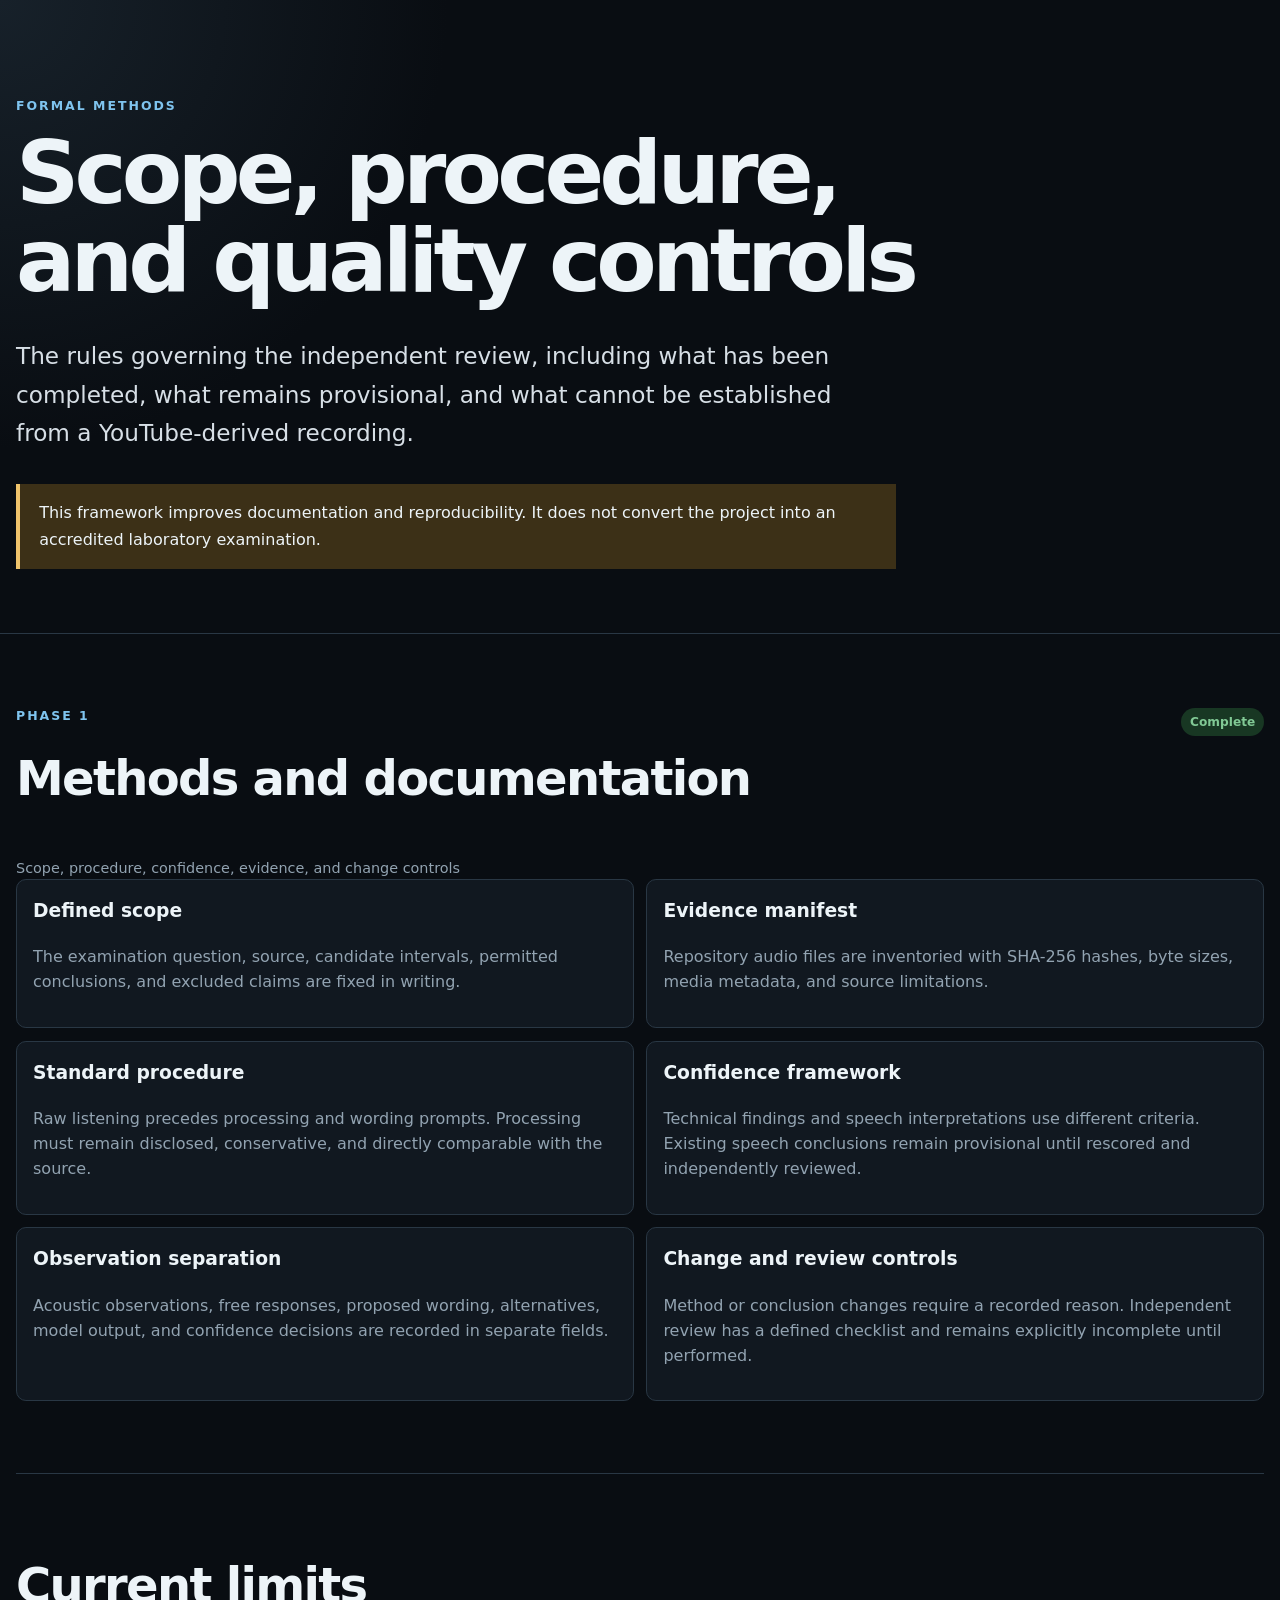
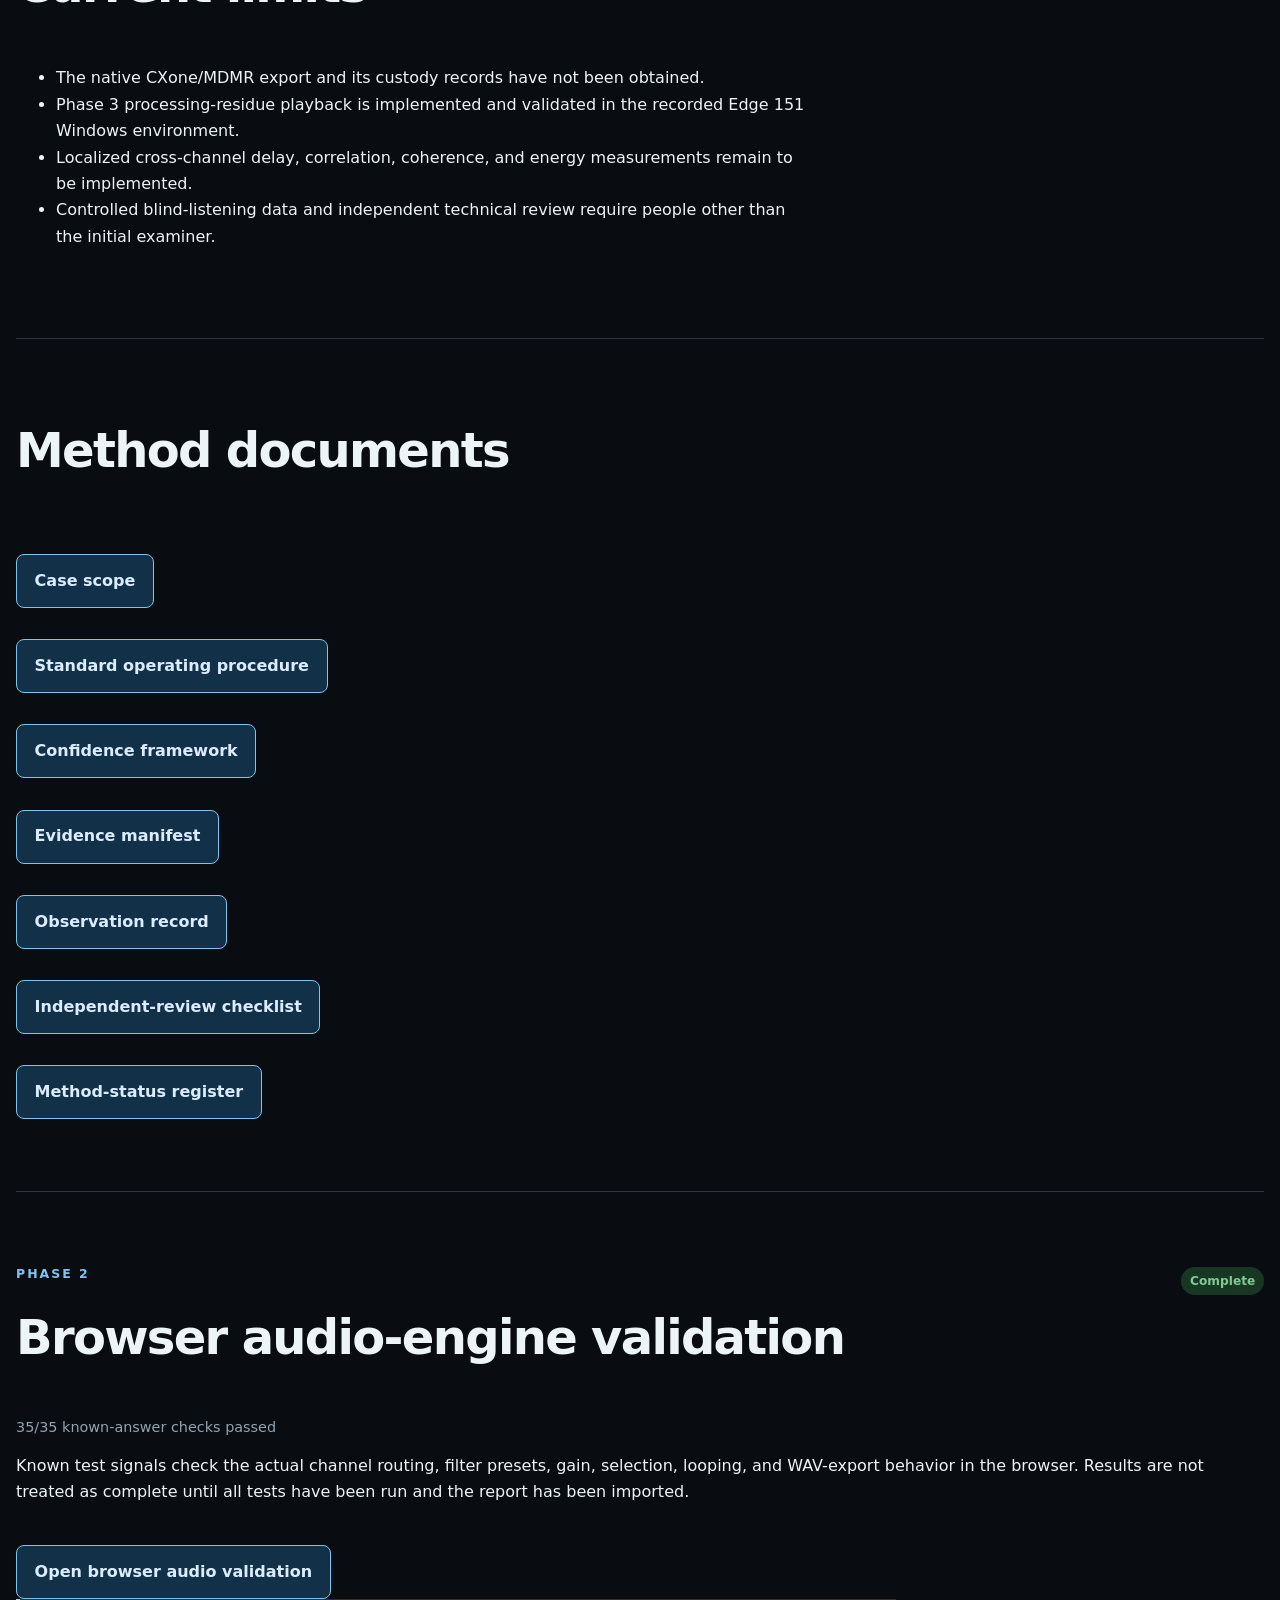
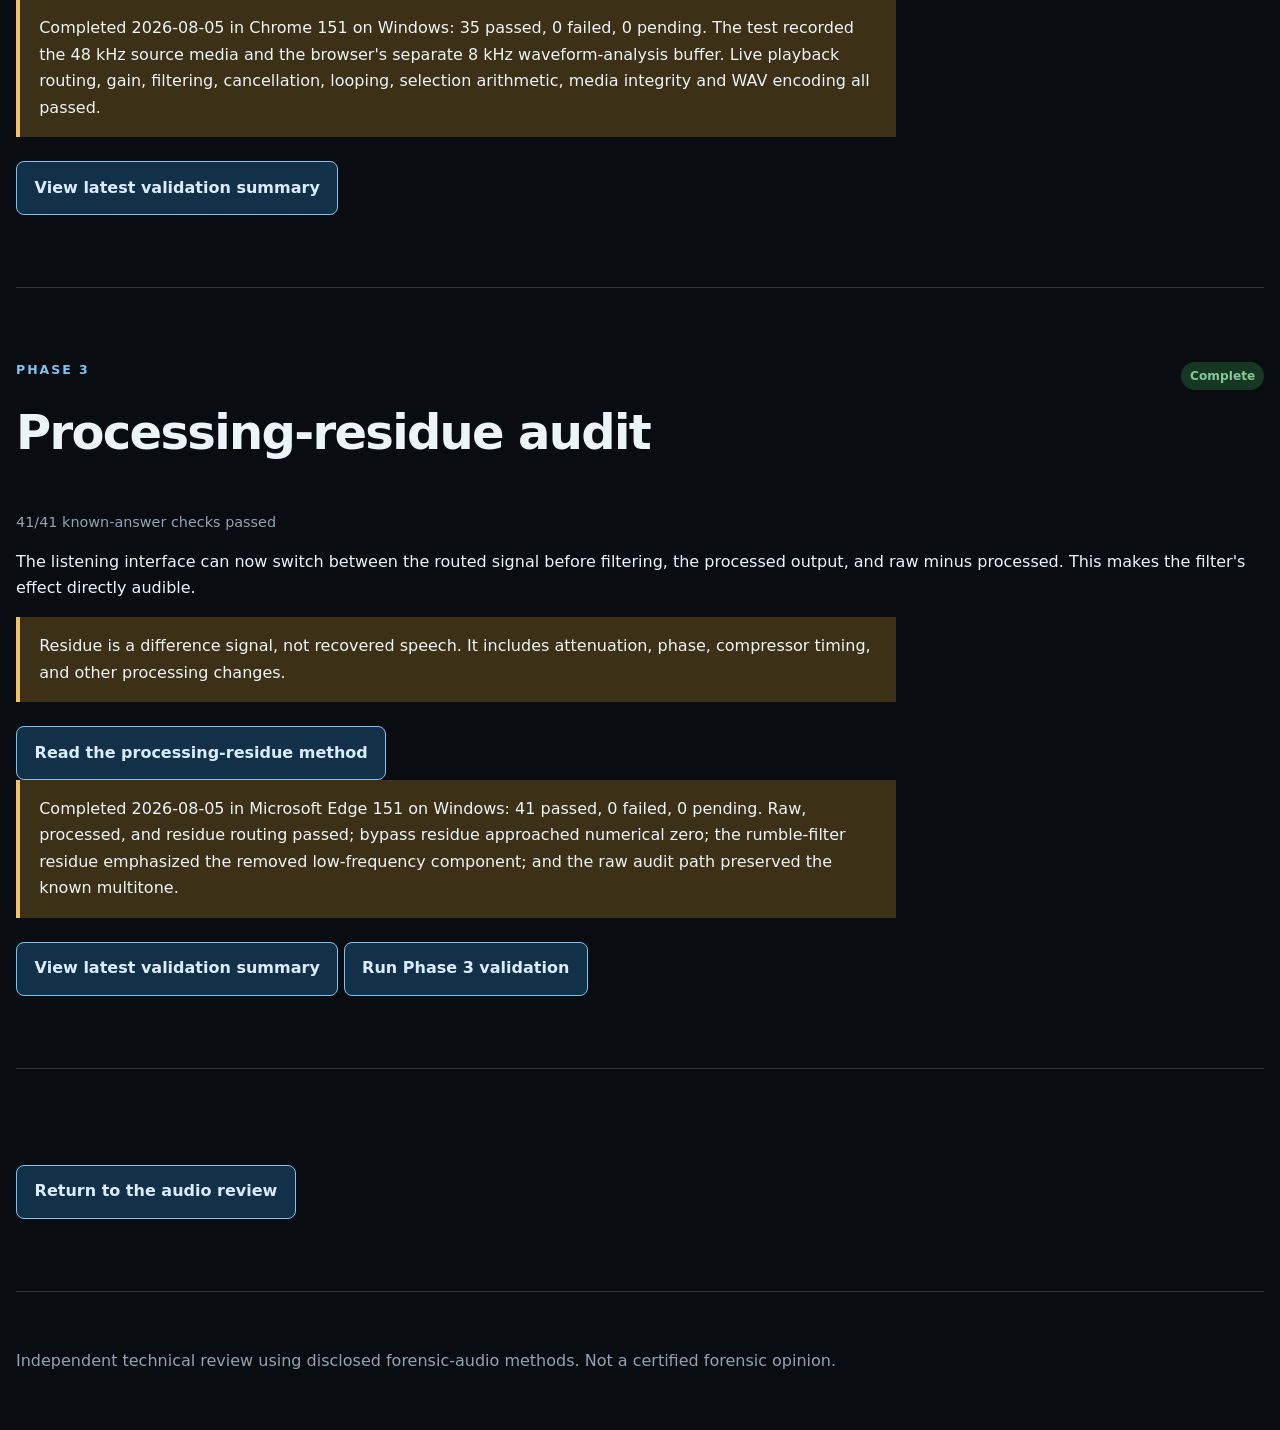
<file: methods.html>
<!doctype html>
<html lang="en">
<head>
    <meta charset="utf-8">
    <meta name="viewport" content="width=device-width, initial-scale=1">
    <meta
        name="description"
        content="Formal scope, procedures, confidence rules, quality controls, and limitations for the Nolan Wells Sea Tow call audio review."
    >
    <title>Formal Methods and Quality Controls</title>
    <link rel="stylesheet" href="./styles.css">
    <style>
        .methods-grid {
            display: grid;
            grid-template-columns: repeat(2, minmax(0, 1fr));
            gap: 0.8rem;
        }

        .methods-card {
            padding: 1rem;
            border: 1px solid var(--border);
            border-radius: 0.62rem;
            background: var(--surface);
        }

        .methods-card h3 {
            margin-top: 0;
        }

        .methods-card p,
        .methods-card li {
            color: var(--muted);
            line-height: 1.55;
        }

        .methods-links {
            display: grid;
            gap: 0.45rem;
        }

        .methods-links a {
            width: fit-content;
        }

        @media (max-width: 760px) {
            .methods-grid {
                grid-template-columns: 1fr;
            }
        }
    </style>
</head>
<body>
<header class="hero">
    <div class="container">
        <p class="eyebrow">Formal methods</p>
        <h1>Scope, procedure, and quality controls</h1>
        <p class="lead">
            The rules governing the independent review, including what has
            been completed, what remains provisional, and what cannot be
            established from a YouTube-derived recording.
        </p>
        <div class="notice">
            This framework improves documentation and reproducibility. It does
            not convert the project into an accredited laboratory examination.
        </div>
    </div>
</header>

<main>
<section class="container section">
    <!-- standardized-phase-indicator-v1 -->
    <div class="section-heading phase-heading">
        <div>
            <p class="eyebrow">Phase 1</p>
            <h2>Methods and documentation</h2>
            <p class="phase-validation-note">
                Scope, procedure, confidence, evidence, and change controls
            </p>
        </div>
        <span class="status high">Complete</span>
    </div>

    <div class="methods-grid">
        <article class="methods-card">
            <h3>Defined scope</h3>
            <p>
                The examination question, source, candidate intervals,
                permitted conclusions, and excluded claims are fixed in
                writing.
            </p>
        </article>

        <article class="methods-card">
            <h3>Evidence manifest</h3>
            <p>
                Repository audio files are inventoried with SHA-256 hashes,
                byte sizes, media metadata, and source limitations.
            </p>
        </article>

        <article class="methods-card">
            <h3>Standard procedure</h3>
            <p>
                Raw listening precedes processing and wording prompts.
                Processing must remain disclosed, conservative, and directly
                comparable with the source.
            </p>
        </article>

        <article class="methods-card">
            <h3>Confidence framework</h3>
            <p>
                Technical findings and speech interpretations use different
                criteria. Existing speech conclusions remain provisional until
                rescored and independently reviewed.
            </p>
        </article>

        <article class="methods-card">
            <h3>Observation separation</h3>
            <p>
                Acoustic observations, free responses, proposed wording,
                alternatives, model output, and confidence decisions are
                recorded in separate fields.
            </p>
        </article>

        <article class="methods-card">
            <h3>Change and review controls</h3>
            <p>
                Method or conclusion changes require a recorded reason.
                Independent review has a defined checklist and remains
                explicitly incomplete until performed.
            </p>
        </article>
    </div>
</section>

<section class="container section">
    <h2>Current limits</h2>

    <ul class="limitations">
        <li>
            The native CXone/MDMR export and its custody records have not
            been obtained.
        </li>
        <li>
            Phase 3 processing-residue playback is implemented and validated in
            the recorded Edge 151 Windows environment.
        </li>
        <li>
            Localized cross-channel delay, correlation, coherence, and
            energy measurements remain to be implemented.
        </li>
        <li>
            Controlled blind-listening data and independent technical review
            require people other than the initial examiner.
        </li>
    </ul>
</section>

<section class="container section repository">
    <h2>Method documents</h2>

    <div class="methods-links">
        <a class="primary-link" href="./forensic-methods/CASE-SCOPE.md">
            Case scope
        </a>
        <a class="primary-link" href="./forensic-methods/SOP.md">
            Standard operating procedure
        </a>
        <a class="primary-link" href="./forensic-methods/CONFIDENCE-FRAMEWORK.md">
            Confidence framework
        </a>
        <a class="primary-link" href="./forensic-methods/EVIDENCE-MANIFEST.json">
            Evidence manifest
        </a>
        <a class="primary-link" href="./forensic-methods/OBSERVATION-RECORD.csv">
            Observation record
        </a>
        <a class="primary-link" href="./forensic-methods/INDEPENDENT-REVIEW-CHECKLIST.md">
            Independent-review checklist
        </a>
        <a class="primary-link" href="./forensic-methods/METHOD-STATUS.json">
            Method-status register
        </a>
    </div>
</section>


<section class="container section">
    <!-- browser-audio-validation-phase-2-v1 -->
    <div class="section-heading phase-heading">
        <div>
            <p class="eyebrow">Phase 2</p>
            <h2>Browser audio-engine validation</h2>
            <p class="phase-validation-note">
                35/35 known-answer checks passed
            </p>
        </div>
        <span class="status high">Complete</span>
    </div>

    <p>
        Known test signals check the actual channel routing, filter presets,
        gain, selection, looping, and WAV-export behavior in the browser.
        Results are not treated as complete until all tests have been run and
        the report has been imported.
    </p>

    <a class="primary-link" href="./validation.html">
        Open browser audio validation
    </a>
    <!-- browser-audio-validation-completed-20260805 -->
    <div class="notice">
        Completed 2026-08-05 in Chrome 151 on Windows:
        35 passed, 0 failed, 0 pending. The test recorded the
        48 kHz source media and the browser's separate 8 kHz
        waveform-analysis buffer. Live playback routing, gain,
        filtering, cancellation, looping, selection arithmetic,
        media integrity and WAV encoding all passed.
    </div>

    <a
        class="primary-link"
        href="./forensic-methods/validation-results/LATEST.md"
    >
        View latest validation summary
    </a>
</section>

<section class="container section">
    <!-- processing-residue-phase-3-v1 -->
    <div class="section-heading phase-heading">
        <div>
            <p class="eyebrow">Phase 3</p>
            <h2>Processing-residue audit</h2>
            <p class="phase-validation-note">
                41/41 known-answer checks passed
            </p>
        </div>
        <span class="status high">Complete</span>
    </div>

    <p>
        The listening interface can now switch between the routed signal
        before filtering, the processed output, and raw minus processed.
        This makes the filter's effect directly audible.
    </p>

    <div class="notice">
        Residue is a difference signal, not recovered speech. It includes
        attenuation, phase, compressor timing, and other processing changes.
    </div>

    <a
        class="primary-link"
        href="./forensic-methods/FILTER-RESIDUE-PLAYBACK.md"
    >
        Read the processing-residue method
    </a>
    <!-- processing-residue-completed-20260805 -->
    <div class="notice">
        Completed 2026-08-05 in Microsoft Edge 151 on Windows:
        41 passed, 0 failed, 0 pending. Raw, processed, and residue
        routing passed; bypass residue approached numerical zero; the
        rumble-filter residue emphasized the removed low-frequency
        component; and the raw audit path preserved the known multitone.
    </div>

    <a
        class="primary-link"
        href="./forensic-methods/validation-results/LATEST.md"
    >
        View latest validation summary
    </a>
    <a class="primary-link" href="./validation.html">
        Run Phase 3 validation
    </a>
</section>

<section class="container section">
    <a class="primary-link" href="./">
        Return to the audio review
    </a>
</section>
</main>

<footer>
    <div class="container">
        <p>
            Independent technical review using disclosed forensic-audio
            methods. Not a certified forensic opinion.
        </p>
    </div>
</footer>
</body>
</html>
</file>
<file: styles.css>
:root {
    color-scheme: dark;
    --background: #101316;
    --surface: #181d22;
    --surface-2: #20262d;
    --surface-3: #252d35;
    --border: #303943;
    --text: #edf1f5;
    --muted: #aab4be;
    --blue: #72a7d8;
    --blue-dark: #183149;
    --amber: #e7bd62;
    --amber-dark: #423517;
    --red: #df7b7b;
    --red-dark: #452323;
    --green: #81c995;
    --green-dark: #183723;
    --max-width: 1120px;
}

* {
    box-sizing: border-box;
}

html {
    scroll-behavior: smooth;
}

body {
    margin: 0;
    background:
        radial-gradient(circle at top left, #17212a 0, transparent 28rem),
        var(--background);
    color: var(--text);
    font-family:
        Inter, ui-sans-serif, system-ui, -apple-system, BlinkMacSystemFont,
        "Segoe UI", sans-serif;
    line-height: 1.65;
}

button,
input,
select {
    font: inherit;
}

button,
audio,
input[type="range"] {
    accent-color: var(--blue);
}

button:disabled,
input:disabled,
select:disabled {
    cursor: not-allowed;
    opacity: 0.55;
}

audio {
    width: 100%;
}

a {
    color: #9bc5eb;
}

.container {
    width: min(calc(100% - 2rem), var(--max-width));
    margin-inline: auto;
}

.hero {
    padding: 6rem 0 4rem;
    border-bottom: 1px solid var(--border);
}

.hero h1 {
    max-width: 900px;
    margin: 0;
    font-size: clamp(2.5rem, 7vw, 5.5rem);
    line-height: 1;
    letter-spacing: -0.055em;
}

.lead {
    max-width: 820px;
    margin: 2rem 0;
    color: #d7dfe6;
    font-size: clamp(1.1rem, 2.4vw, 1.45rem);
}

.eyebrow {
    margin: 0 0 0.8rem;
    color: var(--blue);
    font-size: 0.78rem;
    font-weight: 800;
    letter-spacing: 0.16em;
    text-transform: uppercase;
}

.section {
    padding: 4.5rem 0;
    border-bottom: 1px solid var(--border);
}

.section h2 {
    margin-top: 0;
    font-size: clamp(1.8rem, 4vw, 3rem);
    letter-spacing: -0.035em;
}

.section-heading {
    display: flex;
    align-items: start;
    justify-content: space-between;
    gap: 1.5rem;
}

.cards,
.audio-grid,
.two-column {
    display: grid;
    grid-template-columns: repeat(3, minmax(0, 1fr));
    gap: 1rem;
}

.two-column {
    grid-template-columns: repeat(2, minmax(0, 1fr));
}

.card,
.audio-card,
.finding-block,
.selection-panel,
.zoom-panel,
.fallback-player {
    padding: 1.5rem;
    border: 1px solid var(--border);
    border-radius: 0.8rem;
    background: var(--surface);
}

.card h3,
.audio-card h3 {
    margin: 1rem 0 0.5rem;
}

.audio-card p {
    color: var(--muted);
    font-size: 0.9rem;
}

.diagnostic {
    border-color: #6f5c30;
}

.status {
    display: inline-block;
    padding: 0.25rem 0.55rem;
    border-radius: 999px;
    font-size: 0.76rem;
    font-weight: 800;
    white-space: nowrap;
}

.status.high {
    color: var(--green);
    background: var(--green-dark);
}

.status.moderate {
    color: var(--amber);
    background: var(--amber-dark);
}

.status.uncertain {
    color: #f1d7a2;
    background: #3a311f;
}

.status.unsupported {
    color: var(--red);
    background: var(--red-dark);
}

.notice {
    max-width: 880px;
    padding: 1rem 1.2rem;
    border-left: 4px solid var(--amber);
    background: var(--amber-dark);
}

.lab-intro {
    max-width: 900px;
}

.channel-legend {
    display: flex;
    flex-wrap: wrap;
    gap: 1.25rem;
    margin: 1.5rem 0 0.8rem;
    color: var(--muted);
    font-size: 0.92rem;
}

.channel-legend span {
    display: inline-flex;
    align-items: center;
    gap: 0.5rem;
}

.channel-legend i {
    display: inline-block;
    width: 1rem;
    height: 1rem;
    border-radius: 0.2rem;
}

.channel-one {
    background: #78a9d1;
}

.channel-two {
    background: #d8aa5d;
}

.wave-shell {
    position: relative;
    min-height: 285px;
    padding: 1rem;
    overflow: hidden;
    border: 1px solid var(--border);
    border-radius: 0.8rem;
    background: #0c0f12;
}

.wave-status {
    position: absolute;
    z-index: 5;
    inset: 0;
    display: grid;
    place-items: center;
    padding: 1rem;
    background: rgba(12, 15, 18, 0.86);
    color: var(--muted);
    text-align: center;
}

.wave-status.ready {
    display: none;
}

#waveform {
    min-height: 230px;
}

#waveform ::part(region) {
    border-left: 1px solid rgba(255, 219, 133, 0.9);
    border-right: 1px solid rgba(255, 219, 133, 0.9);
}

#waveform ::part(region-handle) {
    width: 5px !important;
    background: rgba(255, 219, 133, 0.95);
}

#timeline {
    min-height: 28px;
}

.transport,
.selection-controls,
.zoom-panel,
.bookmarks {
    display: flex;
    flex-wrap: wrap;
    align-items: end;
    gap: 0.75rem;
}

.transport {
    margin: 1rem 0;
}

.transport button,
.selection-controls button,
.zoom-panel button,
.bookmark,
.open-full-selection {
    min-height: 2.65rem;
    padding: 0.55rem 0.9rem;
    border: 1px solid var(--border);
    border-radius: 0.5rem;
    background: var(--surface-2);
    color: var(--text);
    cursor: pointer;
}

.transport button:hover:not(:disabled),
.selection-controls button:hover:not(:disabled),
.zoom-panel button:hover:not(:disabled),
.bookmark:hover:not(:disabled),
.open-full-selection:hover {
    border-color: var(--blue);
    background: var(--blue-dark);
}

.transport output {
    margin-left: auto;
    padding: 0.55rem 0;
    color: var(--muted);
    font-variant-numeric: tabular-nums;
}

.compact-field,
.selection-controls label {
    display: grid;
    gap: 0.3rem;
    color: var(--muted);
    font-size: 0.84rem;
}

.compact-field select,
.selection-controls input {
    min-height: 2.65rem;
    padding: 0.45rem 0.6rem;
    border: 1px solid var(--border);
    border-radius: 0.4rem;
    background: #10151a;
    color: var(--text);
}

.selection-panel {
    margin-top: 1rem;
}

.selection-heading {
    display: flex;
    align-items: start;
    justify-content: space-between;
    gap: 1rem;
    margin-bottom: 1rem;
}

.selection-heading h3,
.selection-heading p {
    margin-top: 0;
}

.selection-heading p {
    margin-bottom: 0;
    color: var(--muted);
}

.selection-heading output {
    color: var(--amber);
    font-variant-numeric: tabular-nums;
}

.loop-control {
    display: flex !important;
    grid-template-columns: auto 1fr;
    align-items: center;
    align-self: center;
    gap: 0.5rem !important;
    padding: 0.55rem 0.8rem;
    border: 1px solid var(--border);
    border-radius: 0.5rem;
    background: #10151a;
}

.zoom-panel {
    margin-top: 1rem;
}

.zoom-panel > label {
    display: grid;
    flex: 1 1 340px;
    gap: 0.35rem;
    color: var(--muted);
    font-size: 0.84rem;
}

.zoom-panel output {
    min-width: 90px;
    color: var(--muted);
    font-variant-numeric: tabular-nums;
}

.bookmarks {
    margin-top: 1rem;
}

.bookmarks > span {
    color: var(--muted);
    font-size: 0.9rem;
}

.fallback-player {
    margin-top: 1rem;
}

.fallback-player summary {
    cursor: pointer;
    font-weight: 700;
}

.fallback-player audio {
    margin-top: 1rem;
}

.technical-note {
    font-size: 0.86rem;
}

.source-chain {
    display: flex;
    flex-wrap: wrap;
    align-items: center;
    gap: 0.7rem;
}

.source-chain div {
    padding: 0.75rem 1rem;
    border: 1px solid var(--border);
    border-radius: 0.5rem;
    background: var(--surface);
}

.source-chain span {
    color: var(--blue);
    font-size: 1.4rem;
}

.muted {
    color: var(--muted);
}

.reveal-button,
.primary-link {
    display: inline-block;
    margin-top: 1.5rem;
    padding: 0.8rem 1.1rem;
    border: 1px solid var(--blue);
    border-radius: 0.5rem;
    background: var(--blue-dark);
    color: #dcecff;
    font: inherit;
    font-weight: 750;
    text-decoration: none;
    cursor: pointer;
}

.open-full-selection {
    margin: 0 0 1rem;
}

.reveal-button:hover,
.primary-link:hover {
    background: #214361;
}

.transcript {
    max-width: 760px;
    margin-top: 1rem;
    padding: 1.2rem;
    border: 1px solid var(--amber);
    border-radius: 0.6rem;
    background: var(--amber-dark);
    font-size: 1.1rem;
}

.large-finding {
    margin-top: 0;
    font-size: clamp(1.4rem, 3vw, 2rem);
    font-weight: 750;
}

.table-wrap {
    overflow-x: auto;
}

table {
    width: 100%;
    border-collapse: collapse;
    background: var(--surface);
}

th,
td {
    padding: 1rem;
    border-bottom: 1px solid var(--border);
    text-align: left;
}

th {
    color: var(--muted);
    font-size: 0.8rem;
    letter-spacing: 0.08em;
    text-transform: uppercase;
}

.method-list,
.limitations {
    max-width: 800px;
}

footer {
    padding: 2.5rem 0;
    color: var(--muted);
}

@media (max-width: 800px) {
    .cards,
    .audio-grid,
    .two-column {
        grid-template-columns: 1fr;
    }

    .section-heading,
    .selection-heading {
        display: block;
    }

    .section-heading .status,
    .selection-heading output {
        margin-bottom: 1rem;
    }

    .transport output {
        width: 100%;
        margin-left: 0;
    }

    .hero {
        padding-top: 4rem;
    }

    .wave-shell {
        padding-inline: 0.5rem;
    }
}

/* Forensic listening laboratory */

.forensic-panel {
    margin: 1rem 0;
    padding: 1.25rem;
    border: 1px solid var(--border);
    border-radius: 0.8rem;
    background: linear-gradient(180deg, var(--surface), #14191e);
}

.forensic-panel h3 {
    margin: 0;
    font-size: 1.25rem;
}

.forensic-panel-heading {
    display: flex;
    align-items: start;
    justify-content: space-between;
    gap: 1rem;
    margin-bottom: 1rem;
}

.forensic-panel-heading .eyebrow {
    margin-bottom: 0.25rem;
}

.panel-description,
.compact-note {
    margin-top: 0;
}

.processing-state {
    display: inline-block;
    padding: 0.35rem 0.65rem;
    border: 1px solid var(--border);
    border-radius: 999px;
    background: #10151a;
    color: var(--muted);
    font-size: 0.78rem;
    font-variant-numeric: tabular-nums;
    white-space: nowrap;
}

.processing-state.active {
    border-color: var(--amber);
    color: var(--amber);
    background: var(--amber-dark);
}

.control-grid {
    display: grid;
    grid-template-columns: repeat(4, minmax(0, 1fr));
    gap: 1rem;
}

.channel-control-grid {
    grid-template-columns: repeat(2, minmax(0, 1fr));
}

.control-grid > label,
.filter-grid label,
.export-grid label,
.inline-control {
    display: grid;
    gap: 0.35rem;
    color: var(--muted);
    font-size: 0.84rem;
}

.control-grid select,
.export-grid select,
.inline-control select {
    min-height: 2.65rem;
    padding: 0.45rem 0.6rem;
    border: 1px solid var(--border);
    border-radius: 0.45rem;
    background: #10151a;
    color: var(--text);
}

.range-row {
    display: grid;
    grid-template-columns: minmax(120px, 1fr) 84px;
    align-items: center;
    gap: 0.7rem;
}

.range-row output {
    color: var(--text);
    font-size: 0.8rem;
    font-variant-numeric: tabular-nums;
    text-align: right;
}

.button-row,
.export-grid {
    display: flex;
    flex-wrap: wrap;
    align-items: end;
    gap: 0.75rem;
    margin-top: 1rem;
}

.button-row button,
.export-grid button {
    min-height: 2.65rem;
    padding: 0.55rem 0.9rem;
    border: 1px solid var(--border);
    border-radius: 0.5rem;
    background: var(--surface-2);
    color: var(--text);
    cursor: pointer;
}

.button-row button:hover:not(:disabled),
.export-grid button:hover:not(:disabled) {
    border-color: var(--blue);
    background: var(--blue-dark);
}

.warning-strip {
    margin-top: 1rem;
    padding: 0.8rem 1rem;
    border-left: 3px solid var(--amber);
    background: rgba(66, 53, 23, 0.55);
    color: #e9dfc8;
    font-size: 0.88rem;
}

.processing-panel > summary {
    display: flex;
    align-items: center;
    justify-content: space-between;
    gap: 1rem;
    cursor: pointer;
    list-style: none;
}

.processing-panel > summary::-webkit-details-marker {
    display: none;
}

.processing-panel > summary span {
    display: grid;
}

.processing-panel > summary small {
    color: var(--muted);
    font-weight: 400;
}

.processing-content {
    padding-top: 1.25rem;
}

.checkbox-control {
    display: flex !important;
    grid-template-columns: auto 1fr;
    align-items: center;
    gap: 0.55rem !important;
}

.filter-grid {
    display: grid;
    grid-template-columns: repeat(2, minmax(0, 1fr));
    gap: 1rem;
    margin-top: 1rem;
}

.filter-grid fieldset {
    display: grid;
    gap: 0.8rem;
    margin: 0;
    padding: 1rem;
    border: 1px solid var(--border);
    border-radius: 0.65rem;
    background: #10151a;
}

.filter-grid legend {
    padding: 0 0.4rem;
    color: var(--text);
}

#spectrum-canvas {
    display: block;
    width: 100%;
    height: 220px;
    border: 1px solid var(--border);
    border-radius: 0.55rem;
    background: #090c0f;
}

.selection-analysis-panel table th,
.selection-analysis-panel table td {
    font-variant-numeric: tabular-nums;
    white-space: nowrap;
}

.export-grid > label {
    min-width: 220px;
}

.hash-output {
    display: block;
    margin-top: 1rem;
    padding: 0.8rem;
    overflow-wrap: anywhere;
    border: 1px solid var(--border);
    border-radius: 0.5rem;
    background: #10151a;
    color: var(--muted);
    font-family: ui-monospace, SFMono-Regular, Consolas, monospace;
    font-size: 0.78rem;
}

@media (max-width: 900px) {
    .control-grid,
    .channel-control-grid,
    .filter-grid {
        grid-template-columns: 1fr;
    }

    .forensic-panel-heading {
        display: block;
    }

    .forensic-panel-heading .processing-state {
        margin-top: 0.75rem;
    }

    .processing-panel > summary {
        align-items: start;
    }
}


/* machine-hypotheses-v1 */
.hypothesis-warning { margin-bottom: 1.25rem; }
.hypothesis-principles {
    display: grid;
    grid-template-columns: repeat(3, minmax(0, 1fr));
    gap: 1rem;
    margin: 1.25rem 0;
}
.hypothesis-principles > div {
    display: grid;
    gap: 0.35rem;
    padding: 1rem;
    border: 1px solid var(--border);
    border-radius: 0.65rem;
    background: var(--surface);
}
.hypothesis-principles span { color: var(--muted); font-size: 0.88rem; }
.hypothesis-toolbar {
    display: grid;
    grid-template-columns: minmax(260px, 1fr) 260px auto auto auto;
    align-items: end;
    gap: 0.75rem;
    margin: 1.25rem 0;
}
.hypothesis-toolbar > label:not(.checkbox-control) {
    display: grid;
    gap: 0.35rem;
    color: var(--muted);
    font-size: 0.84rem;
}
.hypothesis-toolbar input[type="search"],
.hypothesis-toolbar select {
    min-height: 2.65rem;
    padding: 0.45rem 0.65rem;
    border: 1px solid var(--border);
    border-radius: 0.45rem;
    background: #10151a;
    color: var(--text);
}
.hypothesis-toolbar button {
    min-height: 2.65rem;
    padding: 0.55rem 0.9rem;
    border: 1px solid var(--border);
    border-radius: 0.5rem;
    background: var(--surface-2);
    color: var(--text);
    cursor: pointer;
}
.hypothesis-checkbox {
    min-height: 2.65rem;
    padding: 0.5rem 0.75rem;
    border: 1px solid var(--border);
    border-radius: 0.5rem;
    background: #10151a;
    color: var(--muted);
}
.hypothesis-load-status {
    padding: 1rem;
    border: 1px dashed var(--border);
    border-radius: 0.65rem;
    color: var(--muted);
    background: #10151a;
}
.hypothesis-run-summary {
    display: grid;
    grid-template-columns: repeat(4, minmax(0, 1fr));
    gap: 0.75rem;
    margin: 1rem 0;
}
.hypothesis-run-summary > div {
    padding: 0.85rem;
    border: 1px solid var(--border);
    border-radius: 0.55rem;
    background: var(--surface);
}
.hypothesis-run-summary strong,
.hypothesis-run-summary span { display: block; }
.hypothesis-run-summary span {
    margin-top: 0.25rem;
    color: var(--muted);
    font-size: 0.82rem;
    overflow-wrap: anywhere;
}
.hypothesis-segments { display: grid; gap: 0.8rem; }
.hypothesis-segment {
    border: 1px solid var(--border);
    border-radius: 0.7rem;
    background: var(--surface);
}
.hypothesis-segment[hidden] { display: none; }
.hypothesis-segment > summary {
    display: grid;
    grid-template-columns: auto minmax(0, 1fr) auto;
    align-items: start;
    gap: 1rem;
    padding: 1rem;
    cursor: pointer;
    list-style: none;
}
.hypothesis-segment > summary::-webkit-details-marker { display: none; }
.hypothesis-time-button {
    padding: 0.4rem 0.6rem;
    border: 1px solid var(--blue);
    border-radius: 0.45rem;
    background: var(--blue-dark);
    color: #dcecff;
    font-variant-numeric: tabular-nums;
    cursor: pointer;
}
.hypothesis-best-text { display: grid; gap: 0.3rem; }
.hypothesis-best-text strong { font-size: 1.05rem; }
.hypothesis-best-text span { color: var(--muted); font-size: 0.82rem; }
.agreement-badge {
    padding: 0.3rem 0.55rem;
    border: 1px solid var(--border);
    border-radius: 999px;
    color: var(--muted);
    font-size: 0.76rem;
    white-space: nowrap;
}
.agreement-badge.strong { border-color: #396c49; color: var(--green); background: var(--green-dark); }
.agreement-badge.mixed { border-color: #806728; color: var(--amber); background: var(--amber-dark); }
.agreement-badge.disagreement { border-color: #824444; color: var(--red); background: var(--red-dark); }
.hypothesis-body { display: grid; gap: 1rem; padding: 0 1rem 1rem; }
.hypothesis-subsection {
    padding: 1rem;
    border: 1px solid var(--border);
    border-radius: 0.6rem;
    background: #11161b;
}
.hypothesis-subsection h3 { margin-top: 0; font-size: 1rem; }
.hypothesis-list { display: grid; gap: 0.65rem; margin: 0; padding: 0; list-style: none; }
.hypothesis-list li {
    padding: 0.7rem;
    border: 1px solid var(--border);
    border-radius: 0.45rem;
    background: #0d1115;
}
.hypothesis-list code { white-space: normal; overflow-wrap: anywhere; }
.hypothesis-source-line { display: block; margin-top: 0.25rem; color: var(--muted); font-size: 0.78rem; }
.word-slot-table td:first-child { font-variant-numeric: tabular-nums; }
.word-alternative {
    display: inline-block;
    margin: 0.12rem 0.25rem 0.12rem 0;
    padding: 0.16rem 0.35rem;
    border: 1px solid var(--border);
    border-radius: 0.35rem;
    background: var(--surface-2);
}
.hypothesis-provenance {
    margin-top: 1.25rem;
    padding: 1rem;
    border: 1px solid var(--border);
    border-radius: 0.65rem;
    background: var(--surface);
}
.hypothesis-provenance summary { cursor: pointer; font-weight: 700; }
.hypothesis-provenance pre {
    max-height: 38rem;
    overflow: auto;
    padding: 1rem;
    border-radius: 0.5rem;
    background: #090c0f;
    color: #cdd7df;
    font-size: 0.75rem;
    white-space: pre-wrap;
    overflow-wrap: anywhere;
}
@media (max-width: 1000px) {
    .hypothesis-toolbar, .hypothesis-run-summary { grid-template-columns: 1fr 1fr; }
    .hypothesis-principles { grid-template-columns: 1fr; }
}
@media (max-width: 650px) {
    .hypothesis-toolbar, .hypothesis-run-summary { grid-template-columns: 1fr; }
    .hypothesis-segment > summary { grid-template-columns: 1fr; }
}

/* visual-refresh-v1 */
:root {
    --background: #090d12;
    --surface: #111820;
    --surface-2: #18212b;
    --surface-3: #202c38;
    --border: #293744;
    --text: #edf4f8;
    --muted: #92a3b1;
    --blue: #7fc4ef;
    --blue-dark: #123149;
    --amber: #efc36b;
    --amber-dark: #3c3017;
    --max-width: 1380px;
}

html { scroll-padding-top: 5rem; }

body.visual-refresh {
    background:
        radial-gradient(circle at 12% -8%, rgba(47,109,148,.24), transparent 31rem),
        radial-gradient(circle at 88% 12%, rgba(132,91,28,.12), transparent 28rem),
        linear-gradient(rgba(255,255,255,.018) 1px, transparent 1px),
        linear-gradient(90deg, rgba(255,255,255,.018) 1px, transparent 1px),
        var(--background);
    background-size: auto, auto, 34px 34px, 34px 34px, auto;
    line-height: 1.58;
}

.visual-refresh .container { width: min(calc(100% - 2.25rem), var(--max-width)); }

.visual-refresh .hero {
    padding: 3rem 0 2.25rem;
    border-bottom: 1px solid rgba(127,196,239,.2);
    background: linear-gradient(120deg, rgba(12,23,33,.96), rgba(10,14,19,.84));
}

.visual-refresh .hero h1 {
    font-size: clamp(2.35rem, 6vw, 4.7rem);
    line-height: .98;
}

.visual-refresh .lead {
    max-width: 780px;
    margin: 1.15rem 0;
    font-size: clamp(1rem, 2vw, 1.22rem);
}

.visual-refresh .hero .notice {
    max-width: 840px;
    padding: .8rem 1rem;
    border: 1px solid rgba(239,195,107,.28);
    border-left: 3px solid var(--amber);
    border-radius: .55rem;
    background: rgba(60,48,23,.6);
    font-size: .88rem;
}

.hero-actions,
.hero-metrics,
.site-section-nav-inner,
.lab-tab-list {
    display: flex;
    gap: .55rem;
}

.hero-actions { flex-wrap: wrap; margin-top: 1rem; }

.hero-action {
    padding: .58rem .9rem;
    border: 1px solid var(--border);
    border-radius: .55rem;
    background: rgba(17,24,32,.78);
    color: var(--text);
    font-size: .86rem;
    font-weight: 750;
    text-decoration: none;
}

.hero-action.primary {
    border-color: rgba(127,196,239,.65);
    background: linear-gradient(#1a4564, #123149);
}

.hero-metrics {
    display: grid;
    grid-template-columns: repeat(4, minmax(0,1fr));
    max-width: 1000px;
    margin-top: 1rem;
}

.hero-metric {
    padding: .75rem .85rem;
    border: 1px solid rgba(127,196,239,.16);
    border-radius: .6rem;
    background: rgba(14,21,28,.76);
}

.hero-metric strong,
.hero-metric span { display: block; }
.hero-metric span { margin-top: .15rem; color: var(--muted); font-size: .74rem; }

.site-section-nav {
    position: sticky;
    z-index: 80;
    top: 0;
    border-bottom: 1px solid rgba(127,196,239,.16);
    background: rgba(9,13,18,.88);
    backdrop-filter: blur(16px);
}

.site-section-nav-inner {
    align-items: center;
    min-height: 3.55rem;
    overflow-x: auto;
}

.site-nav-brand {
    margin-right: .3rem;
    font-size: .75rem;
    font-weight: 850;
    letter-spacing: .08em;
    text-transform: uppercase;
    white-space: nowrap;
}

.site-nav-link,
.site-nav-control {
    flex: 0 0 auto;
    padding: .42rem .68rem;
    border: 1px solid transparent;
    border-radius: .45rem;
    background: transparent;
    color: var(--muted);
    font: inherit;
    font-size: .77rem;
    font-weight: 700;
    text-decoration: none;
    white-space: nowrap;
    cursor: pointer;
}

.site-nav-link:hover,
.site-nav-link.active,
.site-nav-control:hover {
    border-color: var(--border);
    background: var(--surface-2);
    color: var(--text);
}

.site-nav-link.active { color: var(--blue); }
.site-nav-spacer { flex: 1 0 1rem; }

.visual-refresh main { padding: 1.25rem 0 3rem; }

.visual-refresh .section {
    width: min(calc(100% - 2.25rem), var(--max-width));
    margin: 0 auto 1rem;
    padding: 1.3rem;
    border: 1px solid var(--border);
    border-radius: .9rem;
    background: linear-gradient(180deg, rgba(20,29,38,.96), rgba(14,20,27,.96));
    box-shadow: 0 16px 48px rgba(0,0,0,.22);
    scroll-margin-top: 5rem;
}

.visual-refresh .section.full-recording { border-color: rgba(127,196,239,.3); }
.visual-refresh .section h2 { margin-bottom: 0; font-size: clamp(1.45rem,3vw,2.25rem); }
.visual-refresh .section-heading { align-items: center; margin-bottom: .7rem; }

.compact-section-heading {
    display: flex;
    align-items: center;
    justify-content: space-between;
    gap: 1rem;
    margin-bottom: .65rem;
}

.compact-section-heading h2 { margin: 0; }

.section-collapse-button {
    flex: 0 0 auto;
    padding: .45rem .7rem;
    border: 1px solid var(--border);
    border-radius: .45rem;
    background: var(--surface-2);
    color: var(--muted);
    font: inherit;
    font-size: .77rem;
    font-weight: 750;
    cursor: pointer;
}

.compactable-section.is-collapsed { padding-block: .85rem; }
.compactable-section.is-collapsed .section-heading,
.compactable-section.is-collapsed .compact-section-heading { margin-bottom: 0; }
.compactable-section.is-collapsed .section-body { display: none; }

.lab-intro { margin: .45rem 0 .9rem; color: var(--muted); font-size: .9rem; }
.lab-workspace { margin-top: .9rem; }

.lab-tab-list {
    position: sticky;
    z-index: 45;
    top: 3.8rem;
    padding: .5rem;
    overflow-x: auto;
    border: 1px solid var(--border);
    border-radius: .7rem;
    background: rgba(11,16,22,.92);
    backdrop-filter: blur(14px);
}

.lab-tab-button {
    flex: 0 0 auto;
    padding: .48rem .78rem;
    border: 1px solid transparent;
    border-radius: .45rem;
    background: transparent;
    color: var(--muted);
    font: inherit;
    font-size: .81rem;
    font-weight: 760;
    cursor: pointer;
}

.lab-tab-button:hover,
.lab-tab-button.active {
    border-color: var(--border);
    background: var(--surface-2);
    color: var(--text);
}

.lab-tab-button.active { border-color: rgba(127,196,239,.55); color: var(--blue); }
.lab-tab-panel { padding-top: .8rem; }
.lab-tab-panel[hidden] { display: none; }
.lab-listen-grid, .lab-measure-grid { display: grid; gap: .8rem; }

.lab-enhance-grid {
    display: grid;
    grid-template-columns: minmax(300px,.8fr) minmax(420px,1.2fr);
    align-items: start;
    gap: .8rem;
}

.visual-refresh .forensic-panel,
.visual-refresh .selection-panel,
.visual-refresh .zoom-panel,
.visual-refresh .fallback-player { margin: 0; border-radius: .7rem; }

.visual-refresh .channel-panel { padding: 1rem; }
.visual-refresh .channel-panel .panel-description { color: var(--muted); font-size: .85rem; }
.visual-refresh .wave-shell { min-height: 275px; background: #080c10; }

.visual-refresh .transport {
    position: sticky;
    z-index: 38;
    bottom: .55rem;
    margin: 0;
    padding: .65rem;
    border: 1px solid var(--border);
    border-radius: .65rem;
    background: rgba(10,15,20,.93);
    box-shadow: 0 12px 32px rgba(0,0,0,.34);
    backdrop-filter: blur(14px);
}

.visual-refresh .selection-panel,
.visual-refresh .zoom-panel { padding: 1rem; }
.visual-refresh .spectrum-panel { position: sticky; top: 8rem; }
.visual-refresh #spectrum-canvas { height: 180px; }
.visual-refresh .filter-grid,
.visual-refresh .control-grid { grid-template-columns: repeat(2,minmax(0,1fr)); }
.visual-refresh .selection-analysis-panel { margin: 0; }

.visual-refresh table { border: 1px solid var(--border); background: #0e141a; }
.visual-refresh th,
.visual-refresh td { padding: .72rem .8rem; }

.visual-refresh .card,
.visual-refresh .audio-card,
.visual-refresh .finding-block { padding: 1rem; border-radius: .68rem; }

.visual-refresh .hypothesis-toolbar,
.visual-refresh .background-toolbar {
    position: sticky;
    z-index: 30;
    top: 3.8rem;
    margin: .8rem 0;
    padding: .65rem;
    border: 1px solid var(--border);
    border-radius: .65rem;
    background: rgba(10,15,20,.93);
    backdrop-filter: blur(14px);
}

.visual-refresh .hypothesis-segments,
.visual-refresh .background-candidates { gap: .5rem; }

.visual-refresh .hypothesis-segment > summary,
.visual-refresh .background-candidate > summary { padding: .75rem; }

.back-to-top {
    position: fixed;
    z-index: 90;
    right: 1rem;
    bottom: 1rem;
    display: grid;
    width: 2.7rem;
    height: 2.7rem;
    place-items: center;
    border: 1px solid var(--border);
    border-radius: 999px;
    background: rgba(17,24,32,.92);
    color: var(--text);
    text-decoration: none;
    opacity: 0;
    pointer-events: none;
    transform: translateY(8px);
    transition: .16s ease;
}

.back-to-top.visible { opacity: 1; pointer-events: auto; transform: none; }

@media (max-width: 1000px) {
    .hero-metrics { grid-template-columns: repeat(2,minmax(0,1fr)); }
    .lab-enhance-grid { grid-template-columns: 1fr; }
    .visual-refresh .spectrum-panel { position: static; }
}

@media (max-width: 720px) {
    .visual-refresh .container,
    .visual-refresh .section { width: min(calc(100% - 1rem), var(--max-width)); }
    .visual-refresh .hero { padding: 2.3rem 0 1.7rem; }
    .visual-refresh .section { padding: .9rem; border-radius: .72rem; }
    .site-nav-brand, .site-nav-control, .site-nav-spacer { display: none; }
    .visual-refresh .filter-grid,
    .visual-refresh .control-grid { grid-template-columns: 1fr; }
    .hero-actions { display: grid; grid-template-columns: 1fr; }
    .hero-action { text-align: center; }
}

@media (max-width: 430px) {
    .hero-metrics { grid-template-columns: 1fr; }
}
/* selection-spectrogram-v1 */

.spectrogram-panel {
    margin: 0;
}

.spectrogram-presets {
    display: flex;
    flex-wrap: wrap;
    align-items: center;
    gap: 0.65rem;
    margin: 1rem 0;
}

.spectrogram-presets button {
    min-height: 2.55rem;
    padding: 0.5rem 0.8rem;
    border: 1px solid var(--border);
    border-radius: 0.48rem;
    background: var(--surface-2);
    color: var(--text);
    cursor: pointer;
}

.spectrogram-presets button:first-child {
    border-color: rgba(127, 196, 239, 0.55);
    background: var(--blue-dark);
}

.spectrogram-control-grid {
    display: grid;
    grid-template-columns:
        repeat(3, minmax(0, 1fr));
    gap: 0.75rem;
    margin-bottom: 1rem;
}

.spectrogram-control-grid > label {
    display: grid;
    align-content: start;
    gap: 0.35rem;
    color: var(--muted);
    font-size: 0.82rem;
}

.spectrogram-control-grid select {
    min-height: 2.55rem;
    padding: 0.45rem 0.6rem;
    border: 1px solid var(--border);
    border-radius: 0.45rem;
    background: #0d141b;
    color: var(--text);
}

.spectrogram-canvas-shell {
    position: relative;
    min-height: 480px;
    overflow: hidden;
    border: 1px solid var(--border);
    border-radius: 0.7rem;
    background: #080c10;
}

#selection-spectrogram-canvas {
    display: block;
    width: 100%;
    height: 520px;
}

.spectrogram-placeholder {
    position: absolute;
    inset: 0;
    display: grid;
    place-items: center;
    padding: 2rem;
    color: var(--muted);
    text-align: center;
    pointer-events: none;
}

.spectrogram-placeholder[hidden] {
    display: none;
}

.spectrogram-summary {
    margin: 0.75rem 0;
    padding: 0.7rem 0.8rem;
    border: 1px solid var(--border);
    border-radius: 0.5rem;
    background: #0d141b;
    color: var(--muted);
    font-family:
        ui-monospace, SFMono-Regular, Consolas,
        monospace;
    font-size: 0.76rem;
    overflow-wrap: anywhere;
}

.spectrogram-tab-button {
    border-color: rgba(239, 195, 107, 0.28);
}

@media (max-width: 950px) {
    .spectrogram-control-grid {
        grid-template-columns:
            repeat(2, minmax(0, 1fr));
    }
}

@media (max-width: 620px) {
    .spectrogram-control-grid {
        grid-template-columns: 1fr;
    }

    .spectrogram-canvas-shell {
        min-height: 410px;
    }

    #selection-spectrogram-canvas {
        height: 440px;
    }
}

/* synthetic-reconstruction-tab-v1 */

.synthetic-reconstruction-tab-button {
    border-color: rgba(239, 143, 143, 0.34);
}

.synthetic-reconstruction-warning {
    margin-bottom: 1rem;
    border-color: rgba(239, 143, 143, 0.45);
    border-left-color: var(--red);
    background: rgba(61, 32, 37, 0.7);
}

.synthetic-request-grid {
    display: grid;
    grid-template-columns:
        repeat(3, minmax(140px, 0.55fr))
        repeat(2, minmax(180px, 1fr));
    align-items: end;
    gap: 0.7rem;
    margin-bottom: 0.7rem;
}

.synthetic-request-grid label {
    display: grid;
    gap: 0.35rem;
    color: var(--muted);
    font-size: 0.82rem;
}

.synthetic-request-grid input {
    min-height: 2.55rem;
    padding: 0.45rem 0.6rem;
    border: 1px solid var(--border);
    border-radius: 0.45rem;
    background: #0d141b;
    color: var(--text);
}

.synthetic-request-grid button,
.synthetic-request-actions button,
.synthetic-candidate-actions button {
    min-height: 2.55rem;
    padding: 0.5rem 0.75rem;
    border: 1px solid var(--border);
    border-radius: 0.48rem;
    background: var(--surface-2);
    color: var(--text);
    cursor: pointer;
}

.synthetic-request-actions {
    display: flex;
    flex-wrap: wrap;
    gap: 0.65rem;
    margin-bottom: 0.65rem;
}

#synthetic-copy-command {
    border-color: rgba(127, 196, 239, 0.6);
    background: var(--blue-dark);
}

.synthetic-result-status {
    margin: 1rem 0;
    padding: 0.8rem;
    border: 1px solid var(--border);
    border-radius: 0.55rem;
    background: #0d141b;
    color: var(--muted);
}

.synthetic-audio-comparisons {
    display: grid;
    grid-template-columns: repeat(2, minmax(0, 1fr));
    gap: 0.7rem;
    margin-bottom: 1rem;
}

.synthetic-audio-card {
    display: grid;
    gap: 0.35rem;
    padding: 0.75rem;
    border: 1px solid var(--border);
    border-radius: 0.55rem;
    background: #0d141b;
}

.synthetic-audio-card strong {
    text-transform: capitalize;
}

.synthetic-audio-card span {
    min-height: 2.5em;
    color: var(--muted);
    font-size: 0.77rem;
}

.synthetic-audio-card audio {
    width: 100%;
}

.synthetic-candidates {
    display: grid;
    gap: 0.75rem;
}

.synthetic-candidate-card {
    padding: 1rem;
    border: 1px solid var(--border);
    border-radius: 0.65rem;
    background:
        linear-gradient(
            180deg,
            rgba(21, 29, 38, 0.98),
            rgba(13, 19, 25, 0.98)
        );
}

.synthetic-candidate-header {
    display: flex;
    align-items: center;
    justify-content: space-between;
    gap: 0.75rem;
}

.synthetic-candidate-rank {
    color: var(--blue);
    font-size: 0.77rem;
    font-weight: 850;
    letter-spacing: 0.1em;
    text-transform: uppercase;
}

.synthetic-support-label {
    padding: 0.28rem 0.5rem;
    border: 1px solid rgba(239, 195, 107, 0.35);
    border-radius: 999px;
    background: var(--amber-dark);
    color: var(--amber);
    font-size: 0.72rem;
}

.synthetic-candidate-text {
    margin: 0.85rem 0;
    padding: 0.85rem;
    border-left: 3px solid var(--red);
    background: rgba(61, 32, 37, 0.34);
    font-size: clamp(1rem, 2vw, 1.25rem);
    line-height: 1.55;
}

.synthetic-candidate-stats {
    display: grid;
    grid-template-columns: repeat(3, minmax(0, 1fr));
    gap: 0.5rem;
    margin-bottom: 0.8rem;
}

.synthetic-candidate-stats > div {
    min-width: 0;
    padding: 0.6rem;
    border: 1px solid var(--border);
    border-radius: 0.45rem;
    background: #0d141b;
}

.synthetic-candidate-stats strong,
.synthetic-candidate-stats span {
    display: block;
}

.synthetic-candidate-stats strong {
    color: var(--muted);
    font-size: 0.68rem;
    letter-spacing: 0.06em;
    text-transform: uppercase;
}

.synthetic-candidate-stats span {
    margin-top: 0.2rem;
    font-size: 0.8rem;
    overflow-wrap: anywhere;
}

.synthetic-candidate-actions {
    display: flex;
    flex-wrap: wrap;
    gap: 0.55rem;
    margin-bottom: 0.7rem;
}

.synthetic-candidate-actions button:first-child {
    border-color: rgba(239, 143, 143, 0.55);
    background: var(--red-dark);
}

.synthetic-candidate-sources {
    padding: 0.7rem;
    border: 1px solid var(--border);
    border-radius: 0.5rem;
    background: #0b1015;
}

.synthetic-candidate-sources summary {
    cursor: pointer;
    color: var(--muted);
    font-size: 0.8rem;
    font-weight: 750;
}

.synthetic-candidate-sources ul {
    display: grid;
    gap: 0.55rem;
    margin: 0.7rem 0 0;
    padding: 0;
    list-style: none;
}

.synthetic-candidate-sources li {
    padding: 0.65rem;
    border: 1px solid var(--border);
    border-radius: 0.45rem;
    background: #0d141b;
}

.synthetic-candidate-sources strong,
.synthetic-candidate-sources span {
    display: block;
}

.synthetic-candidate-sources span {
    margin-top: 0.2rem;
    color: var(--muted);
    font-size: 0.73rem;
}

.synthetic-candidate-sources blockquote {
    margin: 0.55rem 0 0;
    padding-left: 0.65rem;
    border-left: 2px solid var(--border-strong);
    color: #dce6ed;
}

.synthetic-provenance {
    margin-top: 1rem;
    padding: 0.8rem;
    border: 1px solid var(--border);
    border-radius: 0.55rem;
    background: #0d141b;
}

.synthetic-provenance summary {
    cursor: pointer;
    font-weight: 750;
}

.synthetic-provenance pre {
    max-height: 38rem;
    overflow: auto;
    margin: 0.8rem 0 0;
    padding: 0.75rem;
    border-radius: 0.45rem;
    background: #070a0d;
    color: #cbd6de;
    font-size: 0.73rem;
    white-space: pre-wrap;
    overflow-wrap: anywhere;
}

.synthetic-empty {
    padding: 1rem;
    border: 1px dashed var(--border);
    border-radius: 0.55rem;
    color: var(--muted);
}

@media (max-width: 1050px) {
    .synthetic-request-grid {
        grid-template-columns: repeat(3, minmax(0, 1fr));
    }

    .synthetic-candidate-stats {
        grid-template-columns: repeat(2, minmax(0, 1fr));
    }
}

@media (max-width: 700px) {
    .synthetic-request-grid,
    .synthetic-candidate-stats,
    .synthetic-audio-comparisons {
        grid-template-columns: 1fr;
    }
}


/* synthetic-background-chatter-ui-v1 */

.synthetic-background-chatter {
    margin-top: 1.25rem;
    padding-top: 1.25rem;
    border-top: 1px solid var(--border);
}

.synthetic-background-heading {
    display: flex;
    justify-content: space-between;
    align-items: end;
    gap: 0.75rem;
    margin-bottom: 0.75rem;
}

.synthetic-background-heading h3 {
    margin: 0;
}

.synthetic-background-heading button,
.synthetic-background-toolbar select,
.synthetic-background-toolbar input {
    min-height: 2.5rem;
    padding: 0.45rem 0.65rem;
    border: 1px solid var(--border);
    border-radius: 0.45rem;
    background: var(--surface-2);
    color: var(--text);
}

.synthetic-background-warning {
    margin-bottom: 0.8rem;
    border-color: rgba(239, 195, 107, 0.4);
    background: rgba(60, 48, 23, 0.62);
}

.synthetic-background-toolbar {
    display: grid;
    grid-template-columns:
        minmax(220px, 0.7fr)
        minmax(240px, 1fr);
    gap: 0.7rem;
    margin: 0.8rem 0;
}

.synthetic-background-toolbar label {
    display: grid;
    gap: 0.35rem;
    color: var(--muted);
    font-size: 0.8rem;
}

.synthetic-background-candidates {
    display: grid;
    gap: 0.7rem;
}

.synthetic-background-candidate-card {
    padding: 0.9rem;
    border: 1px solid var(--border);
    border-radius: 0.6rem;
    background: #0d141b;
}

.synthetic-background-candidate-header {
    display: flex;
    justify-content: space-between;
    align-items: center;
    gap: 0.7rem;
}

.synthetic-background-candidate-header strong {
    color: var(--blue);
    font-family:
        ui-monospace, SFMono-Regular, Consolas,
        monospace;
}

.synthetic-background-candidate-text {
    margin: 0.7rem 0;
    padding: 0.75rem;
    border-left: 3px solid var(--amber);
    background: rgba(60, 48, 23, 0.34);
    font-size: 1rem;
    line-height: 1.5;
}

.synthetic-background-candidate-metrics {
    margin-bottom: 0.65rem;
    color: var(--muted);
    font-size: 0.76rem;
}

@media (max-width: 720px) {
    .synthetic-background-heading {
        align-items: stretch;
        flex-direction: column;
    }

    .synthetic-background-toolbar {
        grid-template-columns: 1fr;
    }
}

/* model-interpretation-audio-loop-v1 */

.actual-audio-review-bar {
    display: grid;
    grid-template-columns:
        minmax(280px, 1fr)
        minmax(360px, auto);
    gap: 0.8rem 1rem;
    align-items: center;
    margin: 0.9rem 0 1.1rem;
    padding: 0.9rem;
    border: 1px solid rgba(127, 196, 239, 0.35);
    border-radius: 0.65rem;
    background:
        linear-gradient(
            120deg,
            rgba(18, 49, 73, 0.58),
            rgba(13, 20, 27, 0.94)
        );
}

.actual-audio-review-copy {
    display: grid;
    gap: 0.2rem;
}

.actual-audio-review-copy .eyebrow {
    margin: 0;
}

.actual-audio-review-copy strong {
    font-size: 1rem;
}

.actual-audio-review-copy span {
    max-width: 760px;
    color: var(--muted);
    font-size: 0.79rem;
    line-height: 1.5;
}

.actual-audio-review-actions {
    display: flex;
    flex-wrap: wrap;
    justify-content: flex-end;
    gap: 0.5rem;
}

.actual-audio-review-actions button,
.actual-audio-loop-button,
.candidate-open-adjustments,
.candidate-stop-loop {
    min-height: 2.45rem;
    padding: 0.46rem 0.72rem;
    border: 1px solid var(--border);
    border-radius: 0.46rem;
    background: var(--surface-2);
    color: var(--text);
    cursor: pointer;
}

#model-loop-current-selection,
.actual-audio-loop-button {
    border-color: rgba(127, 196, 239, 0.58);
    background: var(--blue-dark);
}

#model-raw-channel-2 {
    border-color: rgba(239, 195, 107, 0.44);
    background: var(--amber-dark);
}

#model-stop-loop,
.candidate-stop-loop {
    border-color: rgba(239, 143, 143, 0.38);
}

.actual-audio-review-status {
    grid-column: 1 / -1;
    min-height: 2.25rem;
    padding: 0.55rem 0.65rem;
    border: 1px solid var(--border);
    border-radius: 0.45rem;
    background: #0a1016;
    color: var(--muted);
    font-family:
        ui-monospace, SFMono-Regular, Consolas,
        monospace;
    font-size: 0.75rem;
}

.synthetic-candidate-actions:empty {
    display: none;
}

@media (max-width: 900px) {
    .actual-audio-review-bar {
        grid-template-columns: 1fr;
    }

    .actual-audio-review-actions {
        justify-content: flex-start;
    }
}
/* guided-listening-mode-v1 */

.guided-manual-help {
    margin: -0.15rem 0 0.85rem;
    color: var(--muted);
    font-size: 0.78rem;
}

.guided-manual-help > summary {
    cursor: pointer;
    font-weight: 720;
}

.guided-manual-help > div {
    margin-top: 0.45rem;
    padding: 0.65rem 0.75rem;
    border-left: 2px solid var(--border);
    line-height: 1.5;
}

.guided-listening-panel {
    margin: 0 0 1rem;
    padding: 1rem;
    border: 1px solid rgba(127, 196, 239, 0.34);
    border-radius: 0.7rem;
    background:
        linear-gradient(
            145deg,
            rgba(20, 42, 58, 0.68),
            rgba(13, 20, 27, 0.96) 45%
        );
    box-shadow:
        0 18px 36px rgba(0, 0, 0, 0.16);
}

.guided-listening-heading {
    display: flex;
    justify-content: space-between;
    align-items: end;
    gap: 0.75rem;
    margin-bottom: 0.8rem;
}

.guided-listening-heading h3 {
    margin: 0.12rem 0 0;
    font-size: clamp(1.05rem, 2vw, 1.35rem);
}

#guided-advanced-toggle {
    flex: 0 0 auto;
    min-height: 2.4rem;
    padding: 0.46rem 0.72rem;
    border: 1px solid var(--border);
    border-radius: 0.46rem;
    background: var(--surface-2);
    color: var(--text);
    cursor: pointer;
    font-weight: 720;
}

.guided-step {
    display: grid;
    grid-template-columns: 2.25rem minmax(0, 1fr);
    gap: 0.7rem;
    padding: 0.85rem 0;
    border-top: 1px solid var(--border);
}

.guided-step-number {
    display: grid;
    place-items: center;
    width: 2rem;
    height: 2rem;
    border: 1px solid rgba(127, 196, 239, 0.44);
    border-radius: 999px;
    background: var(--blue-dark);
    color: var(--text);
    font-size: 0.85rem;
    font-weight: 820;
}

.guided-step-content {
    min-width: 0;
}

.guided-step-content h4 {
    margin: 0 0 0.2rem;
    font-size: 0.98rem;
}

.guided-step-content > p {
    max-width: 920px;
    margin: 0 0 0.65rem;
    color: var(--muted);
    font-size: 0.8rem;
    line-height: 1.5;
}

.guided-choice-row,
.guided-playback-row {
    display: flex;
    flex-wrap: wrap;
    gap: 0.5rem;
}

.guided-choice-row button,
.guided-playback-row button {
    min-height: 2.55rem;
    padding: 0.5rem 0.72rem;
    border: 1px solid var(--border);
    border-radius: 0.5rem;
    background: var(--surface-2);
    color: var(--text);
    cursor: pointer;
    font-weight: 720;
    text-align: left;
}

.guided-choice-row button {
    display: grid;
    gap: 0.1rem;
    min-width: 155px;
}

.guided-choice-row button small {
    color: var(--muted);
    font-size: 0.68rem;
    font-weight: 580;
}

.guided-choice-row button.active,
.guided-mode-grid button.active {
    border-color: rgba(127, 196, 239, 0.76);
    background:
        linear-gradient(
            145deg,
            rgba(35, 87, 121, 0.68),
            rgba(20, 42, 58, 0.76)
        );
    box-shadow:
        inset 0 0 0 1px
        rgba(158, 198, 229, 0.16);
}

.guided-mode-grid {
    display: grid;
    grid-template-columns:
        repeat(5, minmax(135px, 1fr));
    gap: 0.5rem;
}

.guided-mode-grid button {
    display: grid;
    align-content: start;
    gap: 0.25rem;
    min-height: 5.15rem;
    padding: 0.7rem;
    border: 1px solid var(--border);
    border-radius: 0.52rem;
    background: var(--surface-2);
    color: var(--text);
    cursor: pointer;
    text-align: left;
}

.guided-mode-grid button strong {
    font-size: 0.82rem;
    line-height: 1.25;
}

.guided-mode-grid button span {
    color: var(--muted);
    font-size: 0.7rem;
    line-height: 1.4;
}

.guided-mode-explanation {
    margin-top: 0.6rem;
    padding: 0.65rem 0.72rem;
    border-left: 3px solid var(--blue);
    background: rgba(13, 20, 27, 0.72);
    color: var(--muted);
    font-size: 0.76rem;
    line-height: 1.5;
}

.guided-mode-explanation strong {
    color: var(--text);
}

#guided-play-once,
#guided-loop {
    border-color: rgba(127, 196, 239, 0.55);
    background: var(--blue-dark);
}

#guided-compare {
    border-color: rgba(239, 195, 107, 0.48);
    background: var(--amber-dark);
}

#guided-stop {
    border-color: rgba(239, 143, 143, 0.38);
}

.guided-listening-status {
    display: block;
    min-height: 2.3rem;
    margin-top: 0.6rem;
    padding: 0.58rem 0.68rem;
    border: 1px solid var(--border);
    border-radius: 0.46rem;
    background: #0a1016;
    color: var(--muted);
    font-family:
        ui-monospace, SFMono-Regular, Consolas,
        monospace;
    font-size: 0.72rem;
    line-height: 1.45;
}

.guided-safety-note {
    margin-top: 0.75rem;
    padding-top: 0.65rem;
    border-top: 1px solid var(--border);
    color: var(--muted);
    font-size: 0.76rem;
}

.guided-safety-note > summary {
    cursor: pointer;
    color: var(--amber);
    font-weight: 740;
}

.guided-safety-note p {
    max-width: 950px;
    margin-bottom: 0;
    line-height: 1.55;
}

body.guided-listening-site:not(
    .guided-advanced-open
) .guided-advanced-control,
body.guided-listening-site:not(
    .guided-advanced-open
) .guided-advanced-tab {
    display: none !important;
}

body.guided-advanced-open
.guided-advanced-control {
    animation:
        guided-control-reveal 150ms ease-out;
}

@keyframes guided-control-reveal {
    from {
        opacity: 0;
        transform: translateY(-4px);
    }

    to {
        opacity: 1;
        transform: translateY(0);
    }
}

.guided-choice-row button:hover,
.guided-mode-grid button:hover,
.guided-playback-row button:hover,
#guided-advanced-toggle:hover {
    border-color: rgba(127, 196, 239, 0.62);
}

.guided-choice-row button:focus-visible,
.guided-mode-grid button:focus-visible,
.guided-playback-row button:focus-visible,
#guided-advanced-toggle:focus-visible {
    outline: 2px solid var(--blue);
    outline-offset: 2px;
}

@media (max-width: 1040px) {
    .guided-mode-grid {
        grid-template-columns:
            repeat(3, minmax(140px, 1fr));
    }
}

@media (max-width: 720px) {
    .guided-listening-heading {
        align-items: stretch;
        flex-direction: column;
    }

    #guided-advanced-toggle {
        align-self: start;
    }

    .guided-step {
        grid-template-columns: 1fr;
    }

    .guided-step-number {
        width: 1.8rem;
        height: 1.8rem;
    }

    .guided-mode-grid {
        grid-template-columns: 1fr;
    }

    .guided-mode-grid button {
        min-height: auto;
    }

    .guided-choice-row,
    .guided-playback-row {
        display: grid;
        grid-template-columns: 1fr;
    }

    .guided-choice-row button,
    .guided-playback-row button {
        width: 100%;
    }
}
/* top-methods-link-v1 */

.hero-methods-link {
    margin: 0.75rem 0 0;
}

.hero-methods-link a {
    color: var(--blue);
    font-weight: 720;
    text-decoration: none;
}

.hero-methods-link a:hover {
    text-decoration: underline;
}
/* processing-residue-audit-v1 */

.processing-audit-panel {
    margin-top: 1rem;
}

.processing-audit-grid {
    display: grid;
    grid-template-columns: minmax(15rem, 0.85fr) minmax(18rem, 1.4fr);
    gap: 1rem;
    align-items: end;
}

.processing-audit-shortcuts {
    margin: 0;
}

.processing-audit-shortcuts button {
    flex: 1 1 10rem;
}

@media (max-width: 760px) {
    .processing-audit-grid {
        grid-template-columns: 1fr;
    }
}
/* standardized-phase-indicator-v1 */

.phase-heading {
    align-items: flex-start;
}

.phase-heading > div {
    min-width: 0;
}

.phase-heading .status {
    flex: 0 0 auto;
    margin-top: 0.15rem;
}

.phase-validation-note {
    margin: 0.35rem 0 0;
    color: var(--muted);
    font-size: 0.9rem;
    line-height: 1.4;
}
</file>
